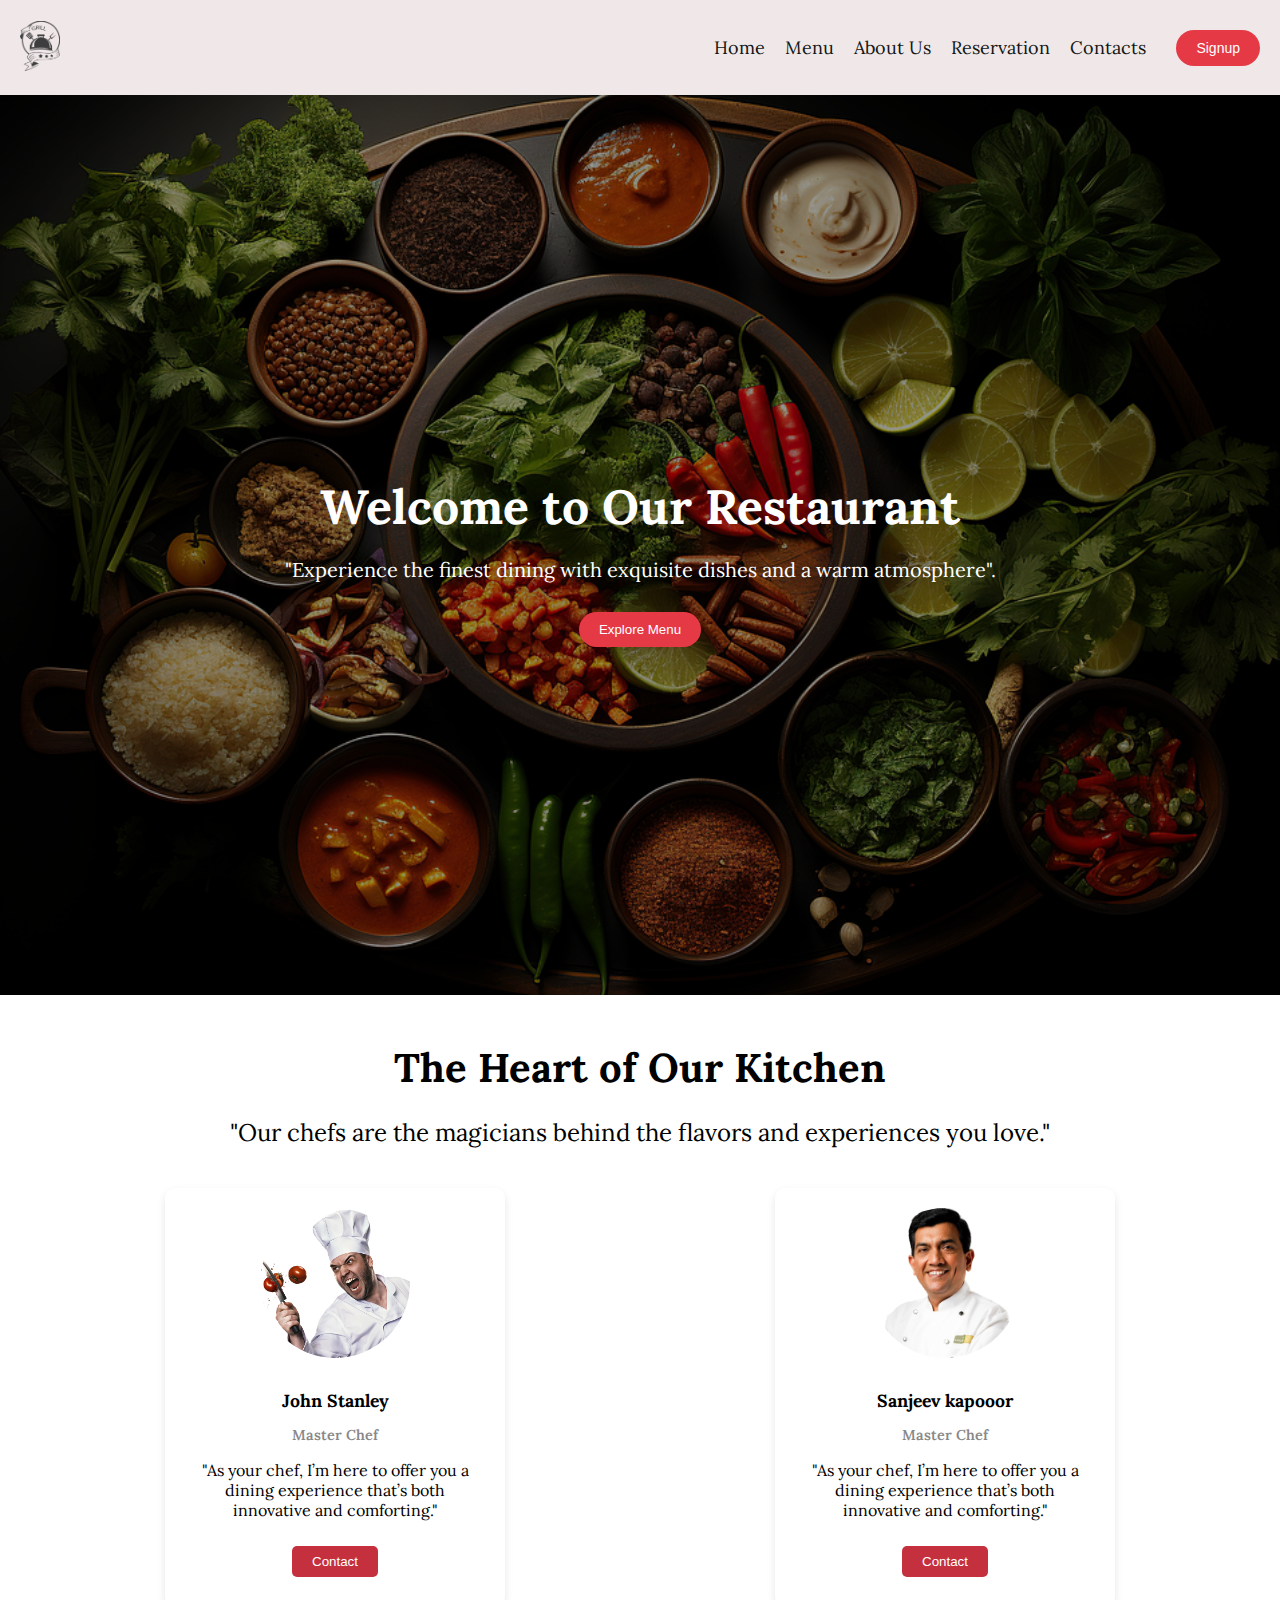
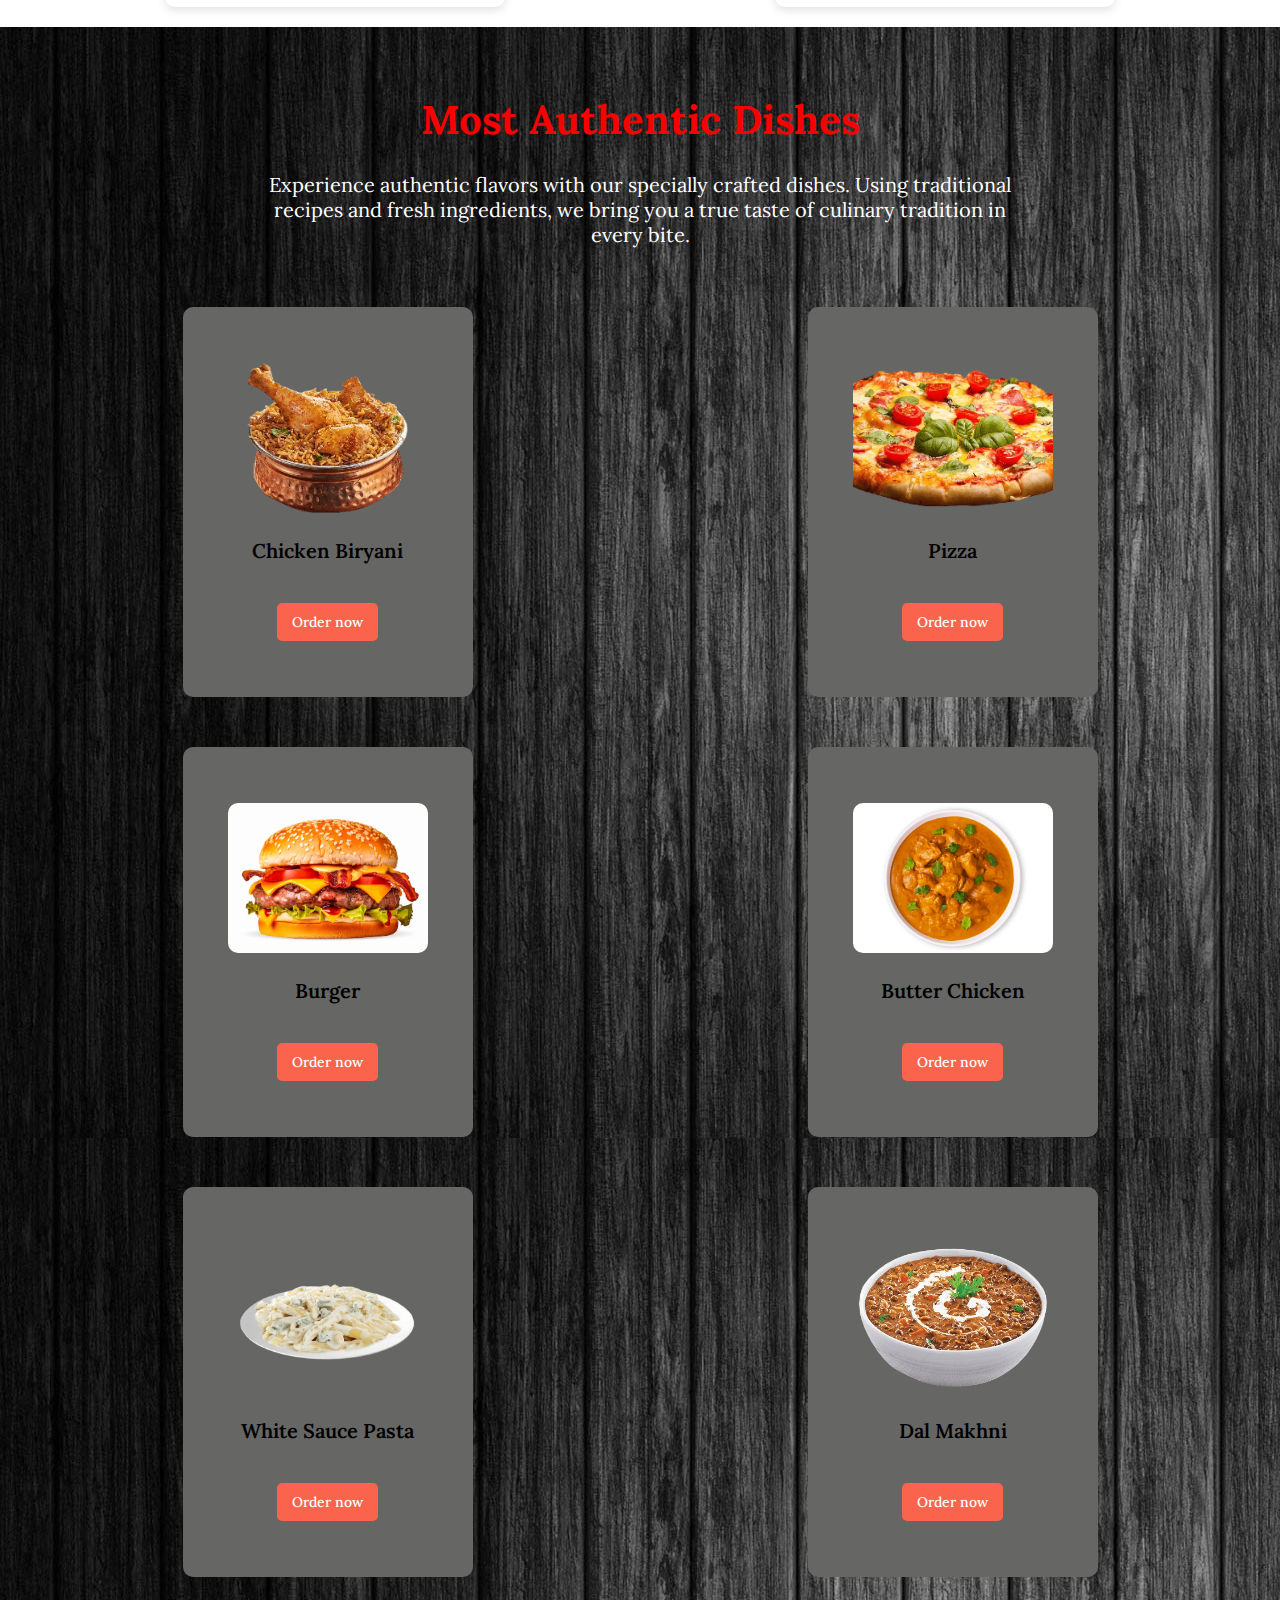
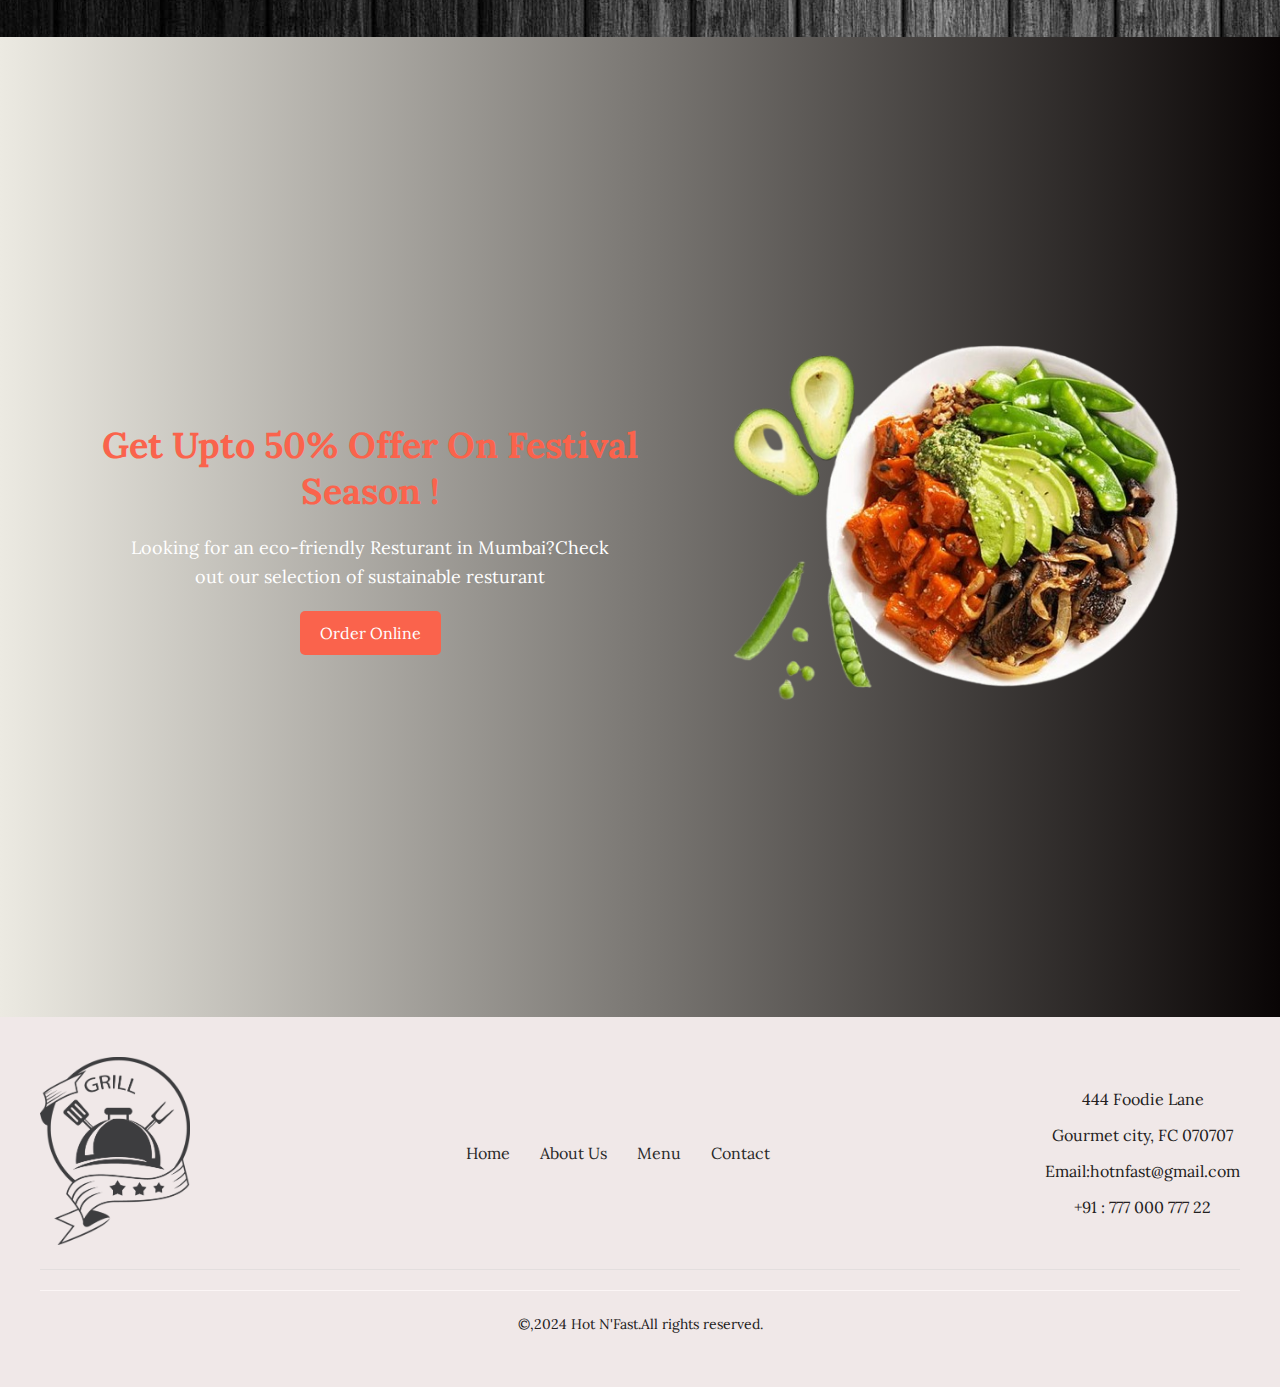
<file: index.html>
<!DOCTYPE html>
<html lang="en">
<head>
    <meta charset="UTF-8">
    <meta name="viewport" content="width=device-width, initial-scale=1.0">
    <title>Resturant website</title>
    <link rel="stylesheet" href="style.css">
    <link rel="preconnect" href="https://fonts.googleapis.com">
    <link rel="preconnect" href="https://fonts.gstatic.com" crossorigin>
    <link href="https://fonts.googleapis.com/css2?family=Lora:wght@400;700&display=swap" rel="stylesheet">

</head>
<body>
    <header class="main-header">
        <div class="logo">
            <img src="images/logo.png" alt="Restaurant-logo">
        </div>
        <nav class="main-nav">
            <ul class="nav-list">
                <li class="nav-item"><a href="index.html" class="nav-link">Home</a></li>
                <li class="nav-item"><a href="menu.html" class="nav-link">Menu</a></li>
                <li class="nav-item"><a href="about.html" class="nav-link">About Us</a></li>
                <li class="nav-item"><a href="reservation.html" class="nav-link">Reservation</a></li>
                <li class="nav-item"><a href="contacts.html" class="nav-link">Contacts</a></li>
            </ul>
        </nav>
        <a href="signup.html"><button class="signup-bttn">Signup</button></a>
        <button class="toggle-button" id="toggleButton">☰</button>
    </header>
    
    <div class="hero-section">
        <div class="hero-content">
            <h1>Welcome to Our Restaurant</h1>
            <p>"Experience the finest dining with exquisite dishes and a warm atmosphere".</p>
            <a href="menu.html"><button class="btn">Explore Menu</button></a>
        </div>
    </div>
    <div class="card-container">
        <div class="intro">
            <h1>The Heart of Our Kitchen</h1>
            <p>"Our chefs are the magicians behind the flavors and experiences you love."</p>
        </div>
        <div class="card-content">
            <div class="card card-one">  
                <img src="images/chef1.png" alt="chef1">
                <h1>John Stanley</h1>
                <p class="title">Master Chef</p>
                <p>"As your chef, I’m here to offer you a dining experience that’s both innovative and comforting."</p>
                <p><button>Contact</button></p>
            </div>
            <div class="card card-two">
                <img src="images/chef3.png" alt="chef3">
                <h1>Sanjeev kapooor</h1>
                <p class="title">Master Chef</p>
                <p>"As your chef, I’m here to offer you a dining experience that’s both innovative and comforting."</p>
                <p><button>Contact</button></p>
            </div>
        </div>
    </div>
    
    <div class="authentic-dishes">  
        <h1>Most Authentic Dishes</h1>
        <p>Experience authentic flavors with our specially crafted dishes. Using traditional recipes and fresh ingredients, we bring you a true taste of culinary tradition in every bite.</p> 
        <div class="dishes">
            <div class="dish-card">
                <img src="images/biryani.png" alt="Dish1" />
                <h3>Chicken Biryani</h3>
                <button>Order now</button>
            </div>
            <div class="dish-card">
                <img src="images/pizza.png" alt="Dish2" />
                <h3>Pizza</h3>
                <button>Order now</button>
            </div>
            <div class="dish-card">
                <img src="images/Burger.png" alt="Dish3" />         
                <h3>Burger</h3>
                <button>Order now</button>
            </div>
            <div class="dish-card">
                <img src="images/butterchicken.png" alt="Dish4" />
                <h3>Butter Chicken  </h3>
                <button>Order now</button>
            </div>
            <div class="dish-card">
                <img src="images/white.png" alt="Dish5" />
                <h3>White Sauce Pasta</h3>
                <button>Order now</button>
            </div>
            <div class="dish-card">
                <img src="images/dal.png" alt="Dish6" />
                <h3>Dal Makhni</h3>
                <button>Order now</button>
            </div>
             
        </div> 
    </div>
    <div class="offer">
        <div class="offer-festive">
            <h1>Get Upto <span>50%</span> Offer On Festival Season !</h1>
            <p>Looking for an eco-friendly Resturant in Mumbai?Check out our selection of sustainable resturant</p>
            <button>Order Online</button>
        </div>
        <div class="offer-image">
            <img src="images/offer (2).png" alt="offer-dish" >
        </div>

    </div>
    <div class="footer">
        <div class="footer-content">    
            <div class="top">
                <div class="footer-logo">
                    <img src="images/logo.png" alt="" srcset="">
                </div>
                <ul class="footer-nav">
                    <li><a href="#home">Home</a></li>
                    <li><a href="#about">About Us</a></li>
                    <li><a href="#menu">Menu</a></li>
                    <li><a href="#contact">Contact</a></li>
                </ul>
                <div class="footer-contact">
                    <p>444 Foodie Lane</p>
                    <p>Gourmet city, FC 070707</p>
                    <p>Email:hotnfast@gmail.com</p>
                    <p>+91 : 777 000 777 22</p>
                </div>
            </div>  
            <div class="footer-bottom">
                <p>&copy,2024 Hot N'Fast.All rights reserved.</p>
            </div>
        </div>
    </div>
    <script src="script.js"></script>


</body>
</html>
</file>
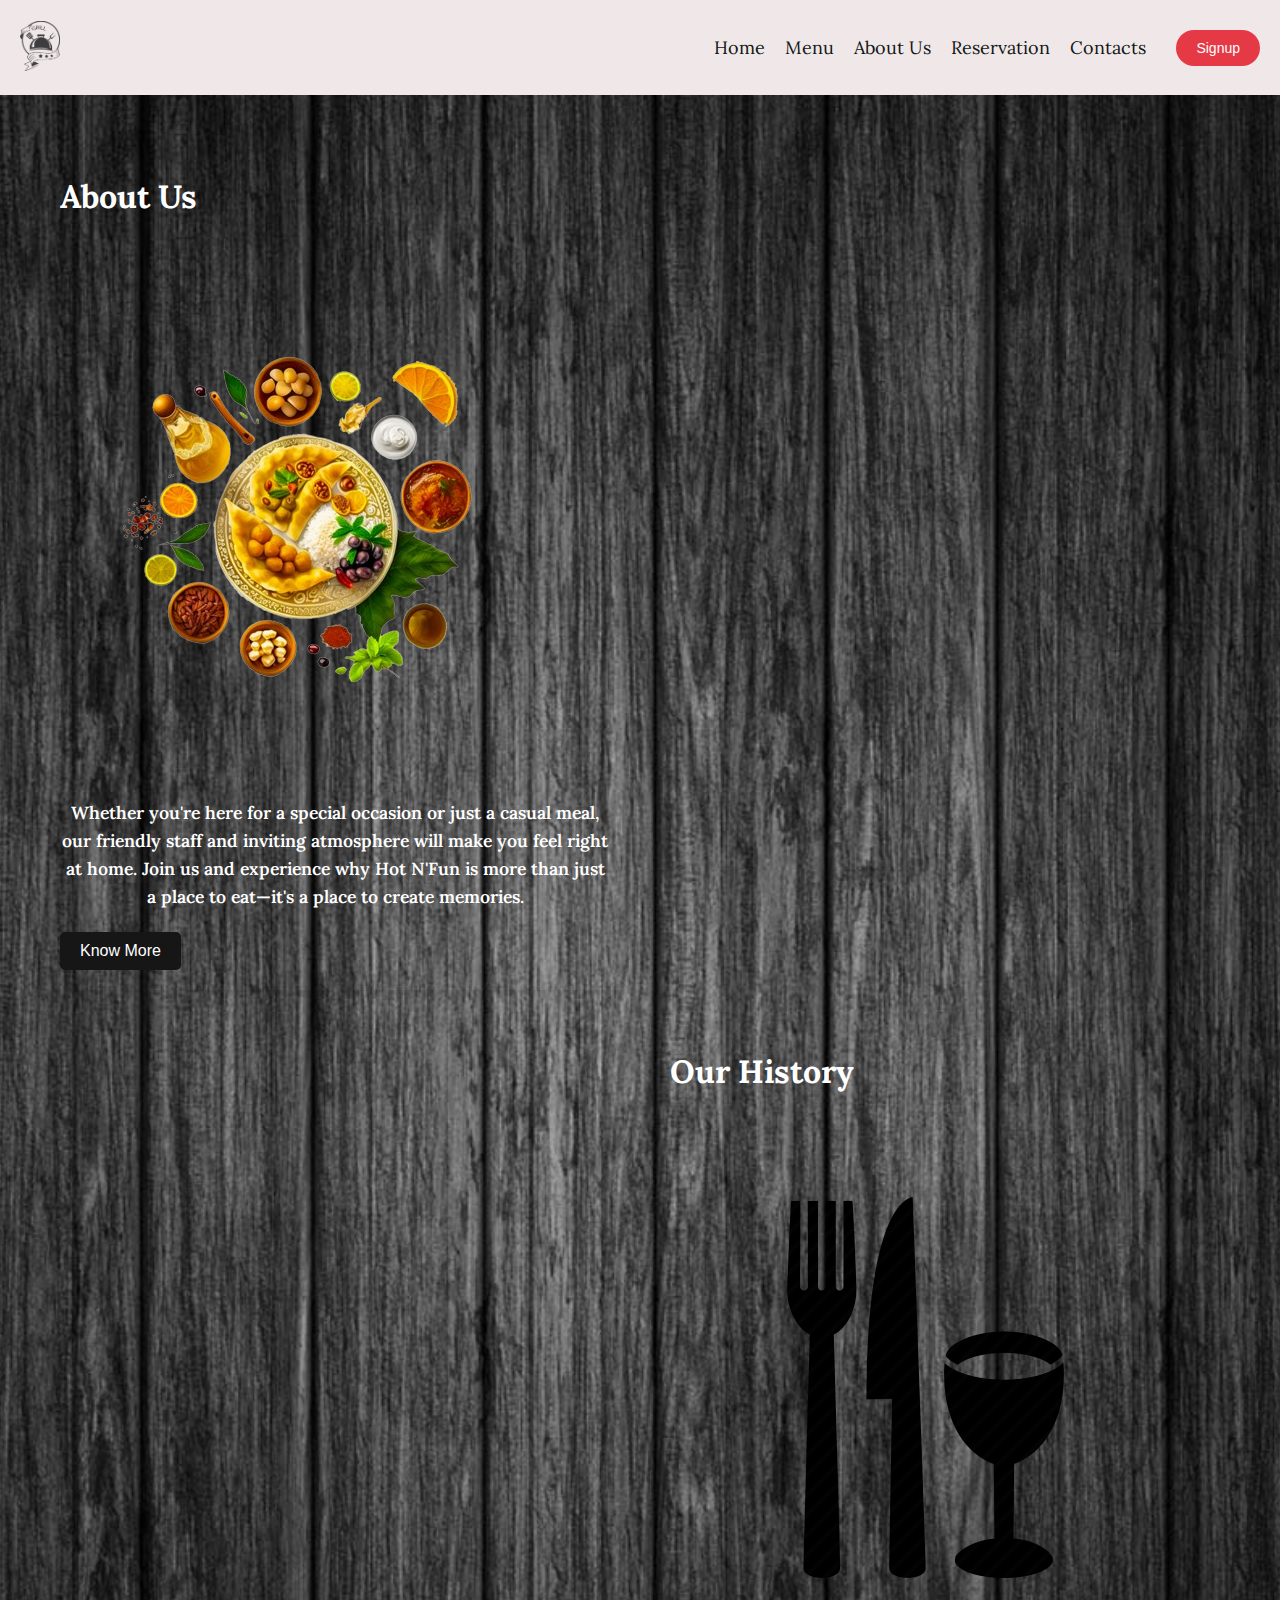
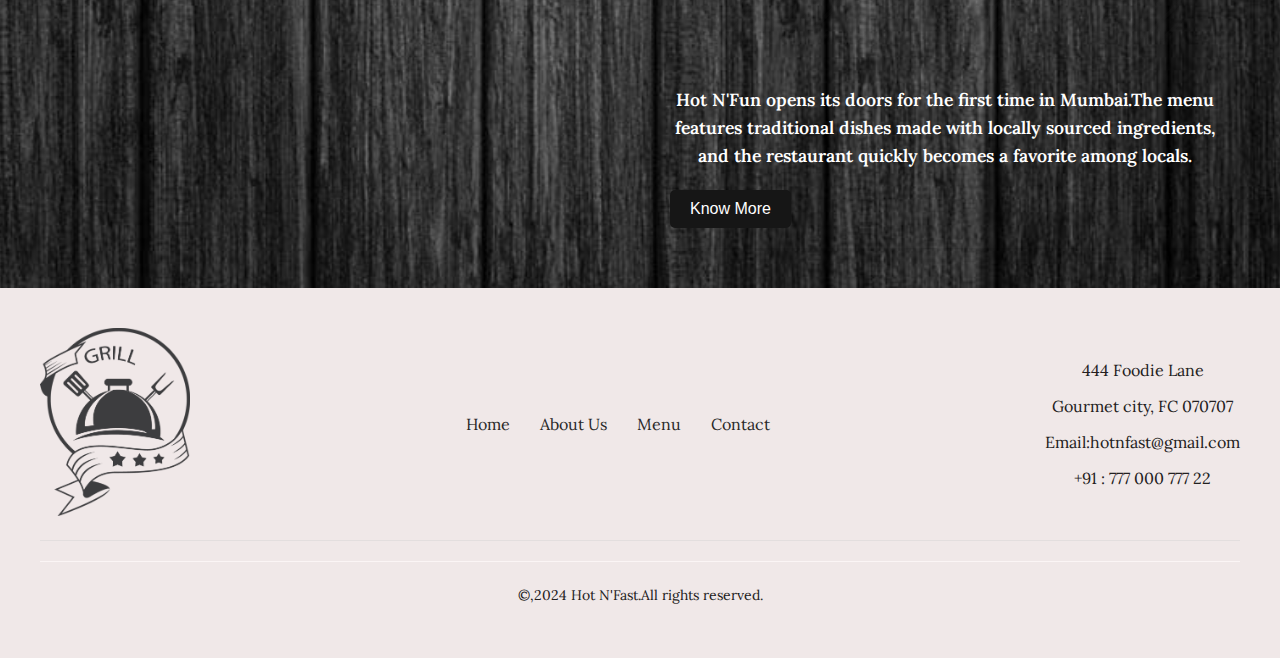
<file: about.html>
<!DOCTYPE html>
<html lang="en">
<head>
    <meta charset="UTF-8">
    <meta name="viewport" content="width=device-width, initial-scale=1.0">
    <title>About Us - Restaurant</title>
    <link rel="stylesheet" href="style.css">
    <link rel="preconnect" href="https://fonts.googleapis.com">
    <link rel="preconnect" href="https://fonts.gstatic.com" crossorigin>
    <link href="https://fonts.googleapis.com/css2?family=Lora:wght@400;700&display=swap" rel="stylesheet">
</head>
<body>
    <header class="main-header">
        <div class="logo">
            <img src="images/logo.png" alt="Restaurant-logo">
        </div>
        <nav class="main-nav">
            <ul class="nav-list">
                <li class="nav-item"><a href="index.html" class="nav-link">Home</a></li>
                <li class="nav-item"><a href="menu.html" class="nav-link">Menu</a></li>
                <li class="nav-item"><a href="about.html" class="nav-link">About Us</a></li>
                <li class="nav-item"><a href="reservation.html" class="nav-link">Reservation</a></li>
                <li class="nav-item"><a href="contacts.html" class="nav-link">Contacts</a></li>
            </ul>
        </nav>
        <a href="signup.html"><button class="signup-bttn">Signup</button></a>
        <button class="toggle-button" id="toggleButton">☰</button> 
    </header>
    
    <div class="about-us">
        <div class="about-content">
            <h1>About Us</h1>
            <img src="images/about-removebg-preview.png" alt="about-dish">
            <p>Whether you're here for a special occasion or just a casual meal, our friendly staff and inviting atmosphere will make you feel right at home. Join us and experience why Hot N'Fun is more than just a place to eat—it's a place to create memories.</p>
            <button>Know More</button>
        </div>
        <div class="about-history">
            <h1>Our History</h1>
            <img src="images/restaurant-icon-png-4890.png"alt="resturant">
            <p>Hot N'Fun opens its doors for the first time in Mumbai.The menu features traditional dishes made with locally sourced ingredients, and the restaurant quickly becomes a favorite among locals.</p>
            <button>Know More</button>
        </div>
    </div>

    <div class="footer">
        <div class="footer-content">    
            <div class="top">
                <div class="footer-logo">
                    <img src="images/logo.png" alt="" srcset="">
                </div>
                <ul class="footer-nav">
                    <li><a href="#home">Home</a></li>
                    <li><a href="#about">About Us</a></li>
                    <li><a href="#menu">Menu</a></li>
                    <li><a href="#contact">Contact</a></li>
                </ul>
                <div class="footer-contact">
                    <p>444 Foodie Lane</p>
                    <p>Gourmet city, FC 070707</p>
                    <p>Email:hotnfast@gmail.com</p>
                    <p>+91 : 777 000 777 22</p>
                </div>
            </div>  
            <div class="footer-bottom">
                <p>&copy,2024 Hot N'Fast.All rights reserved.</p>
            </div>
        </div>
    </div>

    <script src="script.js"></script>
</body>
</html>
</file>
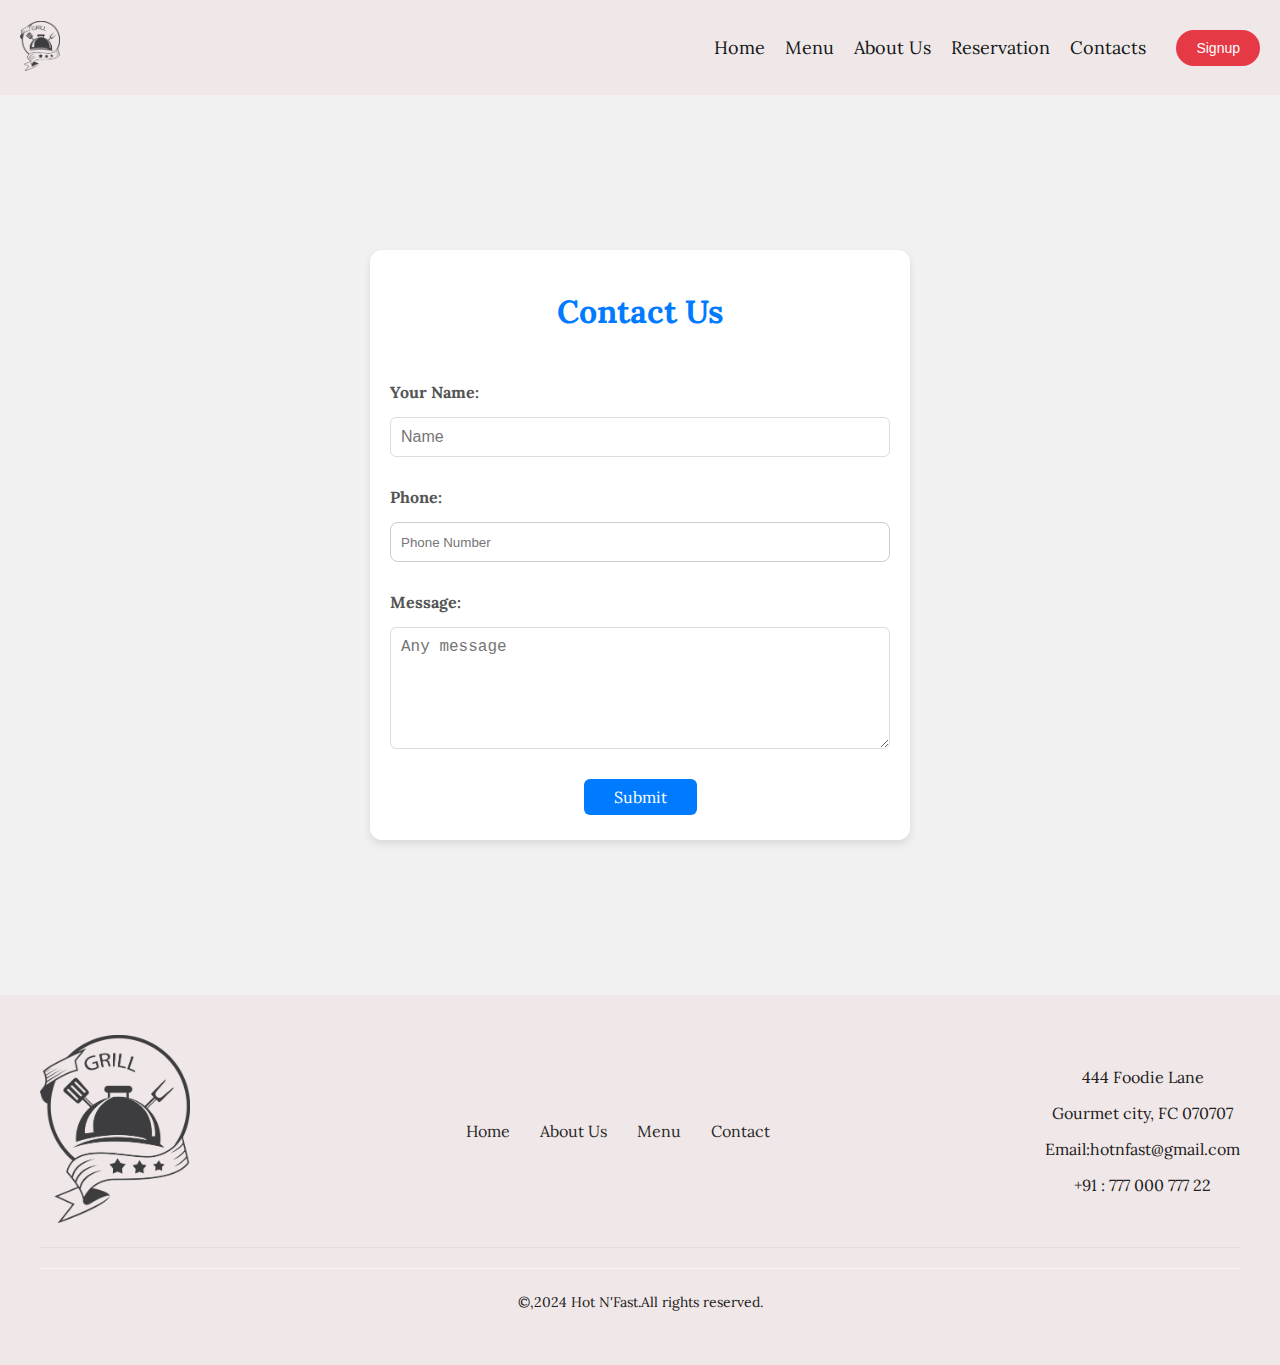
<file: contacts.html>
<!DOCTYPE html>
<html lang="en">
<head>
    <meta charset="UTF-8">
    <meta name="viewport" content="width=device-width, initial-scale=1.0">
    <title>Contacts</title>
    <link rel="stylesheet" href="style.css">
    <link rel="preconnect" href="https://fonts.googleapis.com">
    <link rel="preconnect" href="https://fonts.gstatic.com" crossorigin>
    <link href="https://fonts.googleapis.com/css2?family=Lora:wght@400;700&display=swap" rel="stylesheet">

</head>
<body>
    <header class="main-header">
        <div class="logo">
            <img src="images/logo.png" alt="Resturant-logo">
        </div>
        <nav class="main-nav">
            <ul class="nav-list">
                <li class="nav-item"><a href="index.html" class="nav-link">Home</a></li>
                <li class="nav-item"><a href="menu.html" class="nav-link">Menu</a></li>
                <li class="nav-item"><a href="about.html" class="nav-link">About Us</a></li>
                <li class="nav-item"><a href="reservation.html" class="nav-link">Reservation</a></li>
                <li class="nav-item"><a href="contacts.html" class="nav-link">Contacts</a></li>
            </ul>
        </nav>
        <a href="signup.html"><button class="signup-bttn">Signup</button></a>
        <button class="toggle-button" id="toggleButton">☰</button>
    </header>
    <div class="contact-content">
        <div class="contact-container">
            <div class="contact-us">
                <h1>Contact Us</h1>
            </div>
                <form class="contact-form">
                    <label for="name">Your Name:</label>
                    <input type="text" id="contact-name" placeholder="Name">
        
                    <label for="phone">Phone:</label>
                    <input type="tel" id="phone" placeholder="Phone Number">
        
                    <label for="message">Message:</label>
                    <textarea id="message" placeholder="Any message"></textarea>
                   
                    <div class="contact-submit">
                        <button class="contact-btn" type="submit">Submit</button>

                    </div>
                </form>
        </div>
    </div>


    <div class="footer">
        <div class="footer-content">    
            <div class="top">
                <div class="footer-logo">
                    <img src="images/logo.png" alt="" srcset="">
                </div>
                <ul class="footer-nav">
                    <li><a href="#home">Home</a></li>
                    <li><a href="#about">About Us</a></li>
                    <li><a href="#menu">Menu</a></li>
                    <li><a href="#contact">Contact</a></li>
                </ul>
                <div class="footer-contact">
                    <p>444 Foodie Lane</p>
                    <p>Gourmet city, FC 070707</p>
                    <p>Email:hotnfast@gmail.com</p>
                    <p>+91 : 777 000 777 22</p>
                </div>
            </div>  
            <div class="footer-bottom">
                <p>&copy,2024 Hot N'Fast.All rights reserved.</p>
            </div>
        </div>
    </div>

    <script src="script.js"></script>
    
</body>
</html>
</file>
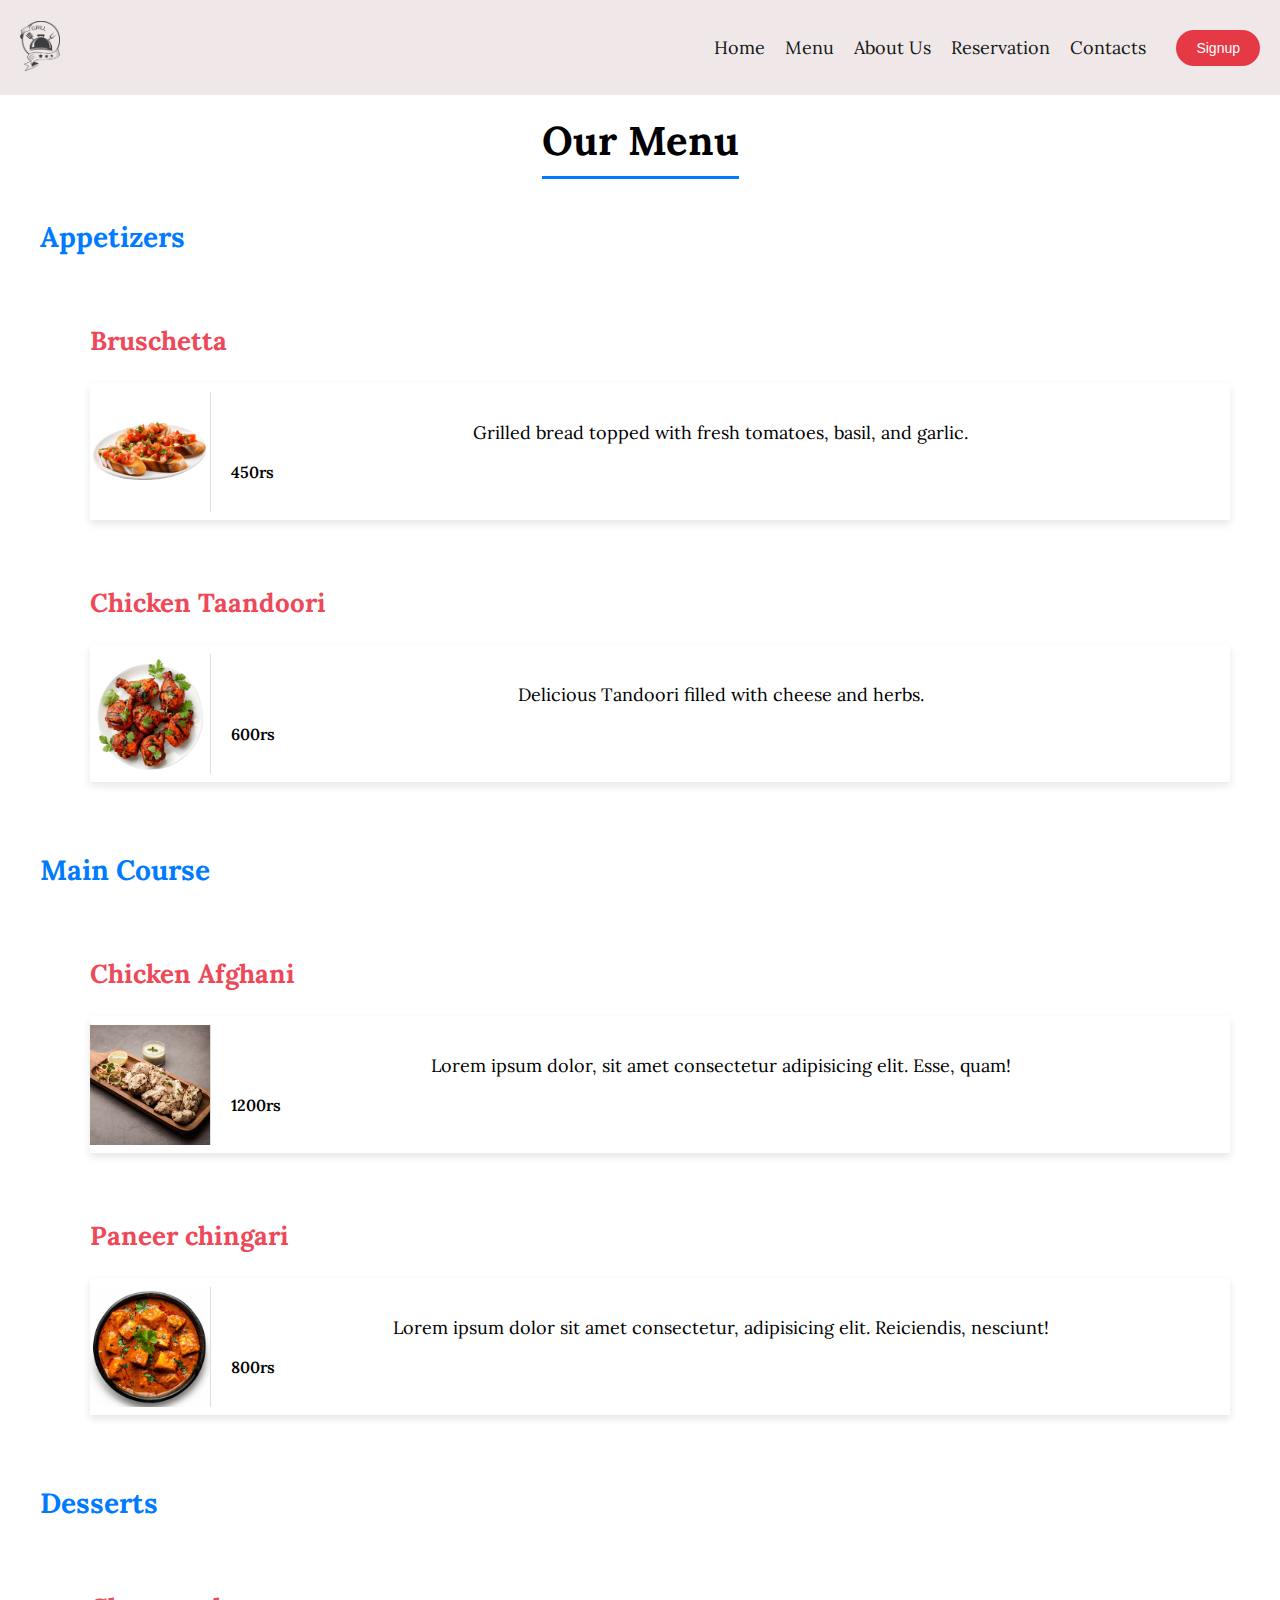
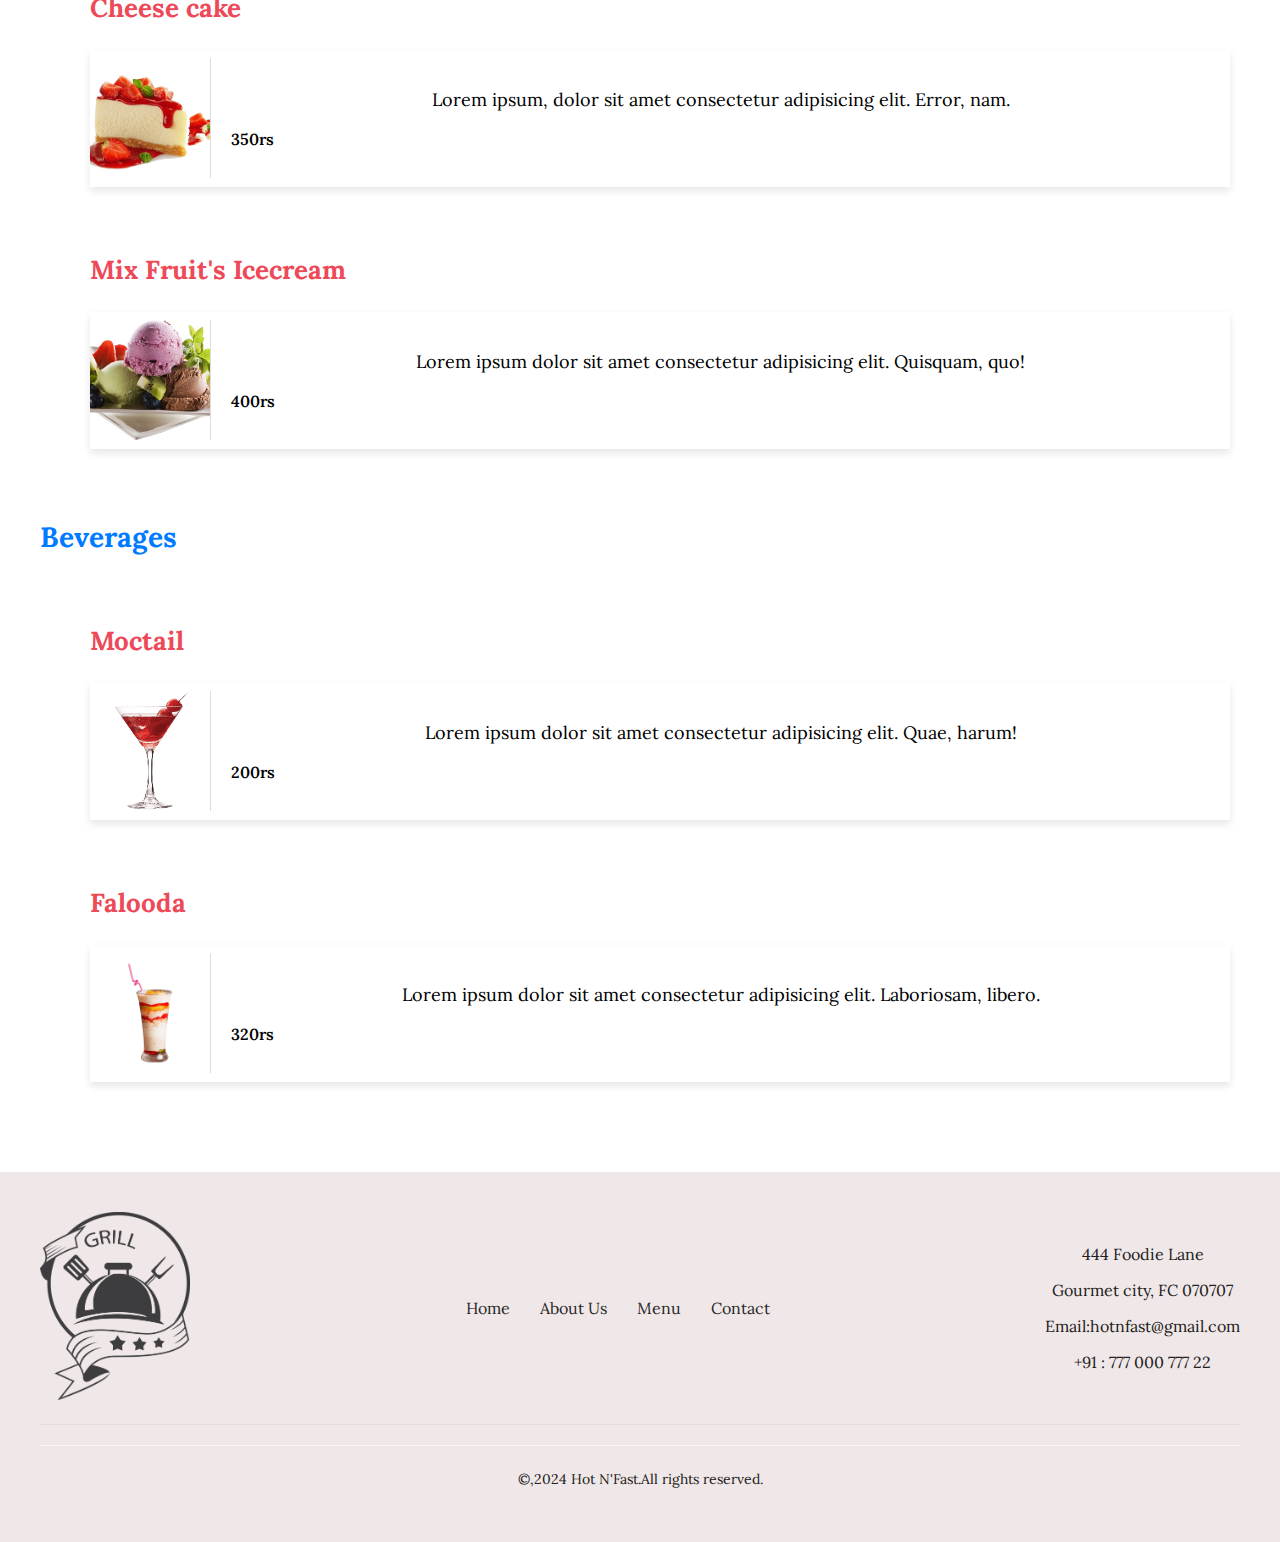
<file: menu.html>
<!DOCTYPE html>
<html lang="en">
<head>
    <meta charset="UTF-8">
    <meta name="viewport" content="width=device-width, initial-scale=1.0">
    <title>Menu - Restaurant</title>
    <link rel="stylesheet" href="style.css">
    <link rel="preconnect" href="https://fonts.googleapis.com">
    <link rel="preconnect" href="https://fonts.gstatic.com" crossorigin>
    <link href="https://fonts.googleapis.com/css2?family=Lora:wght@400;700&display=swap" rel="stylesheet">

</head>
<body>
    <header class="main-header">
        <div class="logo">
            <img src="images/logo.png" alt="Restaurant-logo">
        </div>
        <nav class="main-nav">
            <ul class="nav-list">
                <li class="nav-item"><a href="index.html" class="nav-link">Home</a></li>
                <li class="nav-item"><a href="menu.html" class="nav-link">Menu</a></li>
                <li class="nav-item"><a href="about.html" class="nav-link">About Us</a></li>
                <li class="nav-item"><a href="reservation.html" class="nav-link">Reservation</a></li>
                <li class="nav-item"><a href="contacts.html" class="nav-link">Contacts</a></li>
            </ul>
        </nav>
        <a href="signup.html"><button class="signup-bttn">Signup</button></a>
        <button class="toggle-button" id="toggleButton">☰</button>
    </header>
    

    <div class="menu-page">
        <div class="menu-heading">
            <h1>Our Menu</h1>
        </div>
        <section class="menu-category">
            <h2>Appetizers</h2>
            <ul>
                <li>
                    <h3>Bruschetta</h3>
                    <div class="menu-item"> 
                        <img src="images/bruschetta.png" alt="bruschetta">
                        <div class="menu-item-details">
                            <p>Grilled bread topped with fresh tomatoes, basil, and garlic.</p>
                            <span>450rs</span>
                        </div>
                    </div>
                </li>
                <li>
                    <h3>Chicken Taandoori</h3>
                    <div class="menu-item">
                        <img src="images/tandoori.png" alt="tandoori">
                        <div class="menu-item-details">
                            <p>Delicious Tandoori filled with cheese and herbs.</p>
                            <span>600rs</span>
                        </div>
                    </div>
                </li>
            </ul>
        </section>
        <section class="menu-category">
            <h2>Main Course</h2>
            <ul>
                <li>
                    <h3>Chicken Afghani</h3>
                    <div class="menu-item">
                        <img src="images/afghani.png" alt="afghani">
                        <div class="menu-item-details">
                            <p>Lorem ipsum dolor, sit amet consectetur adipisicing elit. Esse, quam!</p>
                            <span>1200rs</span>
                        </div>
                    </div>
                </li>
                <li>
                    <h3>Paneer chingari</h3>
                    <div class="menu-item">
                        <img src="images/paneer.png" alt="paneer">
                        <div class="menu-item-details">
                            <p>Lorem ipsum dolor sit amet consectetur, adipisicing elit. Reiciendis, nesciunt!</p>
                            <span>800rs</span>
                        </div>
                    </div>
                </li>
            </ul>
        </section>
        <section class="menu-category">
            <h2>Desserts</h2>
            <ul>
                <li>
                    <h3>Cheese cake</h3>
                    <div class="menu-item">
                        <img src="images/cake (2).png" alt="cake">
                        <div class="menu-item-details">
                            <p>Lorem ipsum, dolor sit amet consectetur adipisicing elit. Error, nam.</p>
                            <span>350rs</span>
                        </div>
                    </div>
                </li>
                <li>
                    <h3>Mix Fruit's Icecream</h3>
                    <div class="menu-item">
                        <img src="images/mix.png" alt="icecream">
                        <div class="menu-item-details">
                            <p>Lorem ipsum dolor sit amet consectetur adipisicing elit. Quisquam, quo!</p>
                            <span>400rs</span>
                        </div>
                    </div>  
                </li>
            </ul>
        </section>
        <section class="menu-category">
            <h2>Beverages</h2>
            <ul>
                <li>
                    <h3>Moctail</h3>
                    <div class="menu-item">
                        <img src="images/mocktail.png" alt="Moctail">
                        <div class="menu-item-details">
                            <p>Lorem ipsum dolor sit amet consectetur adipisicing elit. Quae, harum!</p>
                            <span>200rs</span>
                        </div>
                    </div>
                </li>
                <li>
                    <h3>Falooda</h3>
                    <div class="menu-item">
                        <img src="images/falooda.png" alt="Falooda">
                        <div class="menu-item-details">
                            <p>Lorem ipsum dolor sit amet consectetur adipisicing elit. Laboriosam, libero.</p>
                            <span>320rs</span>  
                        </div>
                    </div>
                </li>
            </ul>
        </section>

    </div>

    <div class="footer">
        <div class="footer-content">    
            <div class="top">
                <div class="footer-logo">
                    <img src="images/logo.png" alt="" srcset="">
                </div>
                <ul class="footer-nav">
                    <li><a href="#home">Home</a></li>
                    <li><a href="#about">About Us</a></li>
                    <li><a href="#menu">Menu</a></li>
                    <li><a href="#contact">Contact</a></li>
                </ul>
                <div class="footer-contact">
                    <p>444 Foodie Lane</p>
                    <p>Gourmet city, FC 070707</p>
                    <p>Email:hotnfast@gmail.com</p>
                    <p>+91 : 777 000 777 22</p>
                </div>
            </div>  
            <div class="footer-bottom">
                <p>&copy,2024 Hot N'Fast.All rights reserved.</p>
            </div>
        </div>
    </div>
    <script src="script.js"></script>

</body>
</html>
</file>
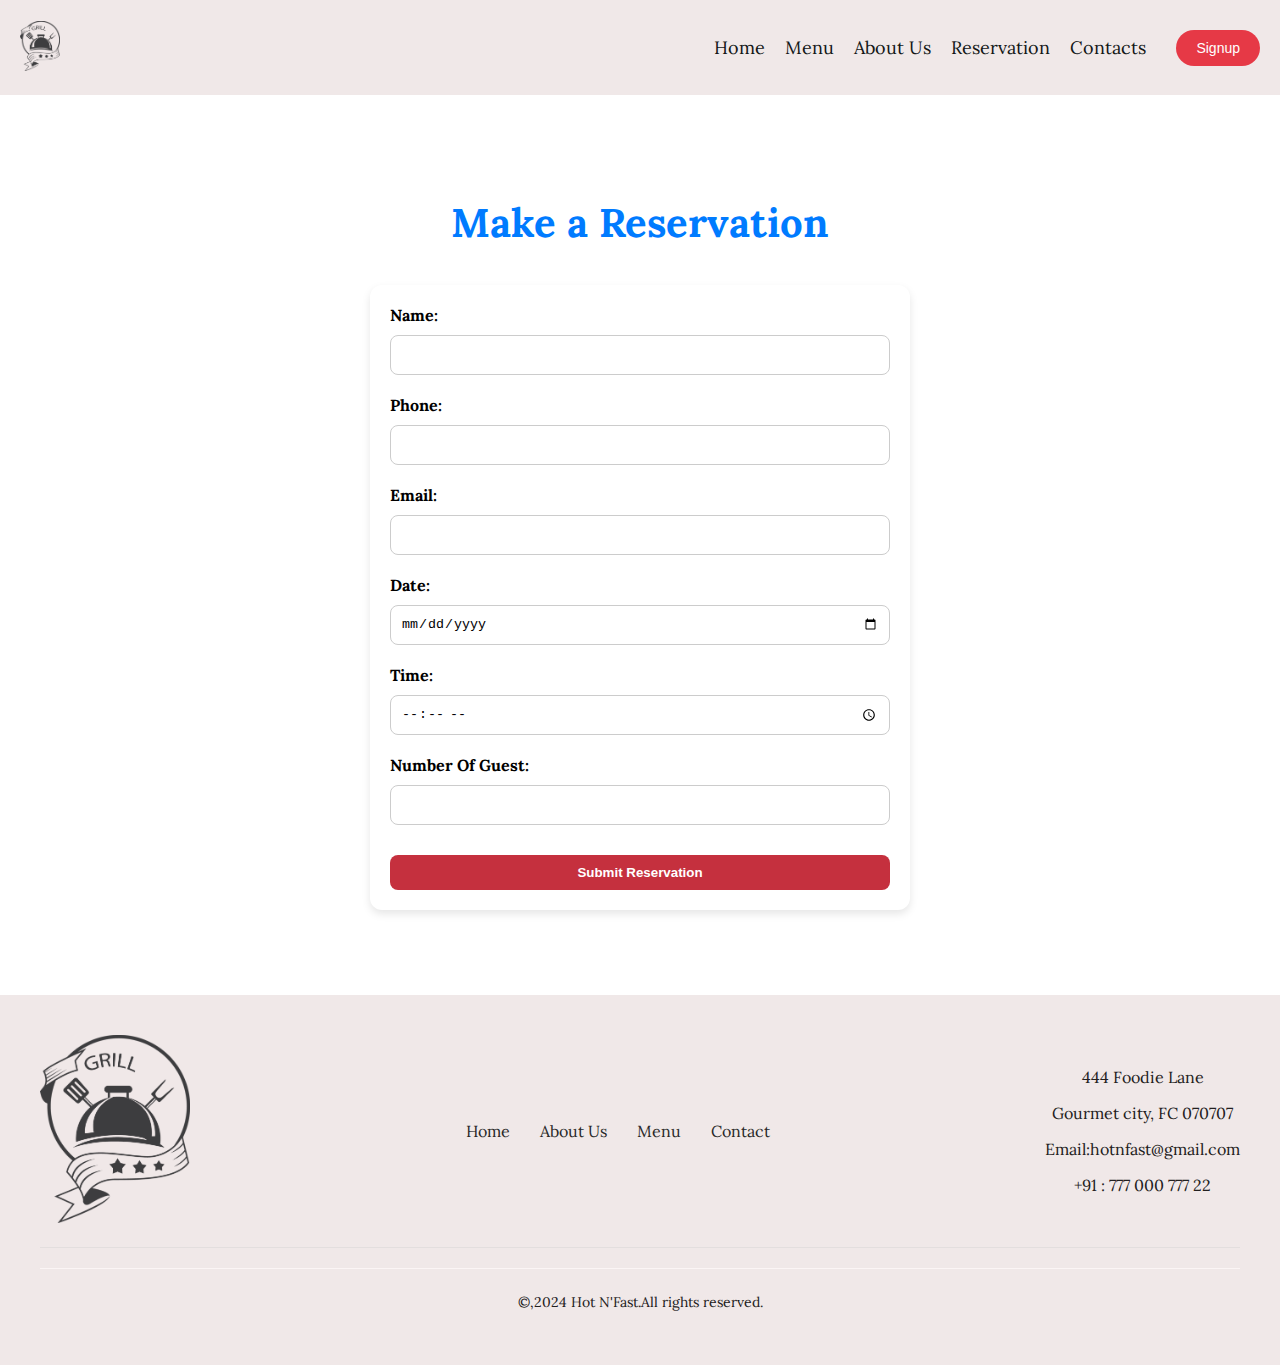
<file: reservation.html>
<!DOCTYPE html>
<html lang="en">
<head>
    <meta charset="UTF-8">
    <meta name="viewport" content="width=device-width, initial-scale=1.0">
    <title>Reservation</title>
    <link rel="stylesheet" href="style.css">
    <link rel="preconnect" href="https://fonts.googleapis.com">
    <link rel="preconnect" href="https://fonts.gstatic.com" crossorigin>
    <link href="https://fonts.googleapis.com/css2?family=Lora:wght@400;700&display=swap" rel="stylesheet">
    
</head>
<body>
    <header class="main-header">
        <div class="logo">
            <img src="images/logo.png" alt="Resturant-logo">
        </div>
        <nav class="main-nav">
            <ul class="nav-list">
                <li class="nav-item"><a href="index.html" class="nav-link">Home</a></li>
                <li class="nav-item"><a href="menu.html" class="nav-link">Menu</a></li>
                <li class="nav-item"><a href="about.html" class="nav-link">About Us</a></li>
                <li class="nav-item"><a href="reservation.html" class="nav-link">Reservation</a></li>
                <li class="nav-item"><a href="contacts.html" class="nav-link">Contacts</a></li>
            </ul>
        </nav>
        <a href="signup.html"><button class="signup-bttn">Signup</button></a>
        <button class="toggle-button" id="toggleButton">☰</button>
    </header>

    <main>
        <div class="reserve-heading">
            <h1>Make a Reservation</h1>
        </div>
        <form id="reservation-form">
            <label for="name">Name:</label>
            <input type="text" id="name" name="name" required>

            <label for="phone">Phone:</label>
            <input type="tel" id="phone" name="phone" required>

            <label for="email">Email:</label>
            <input type="email" id="email" name="email" required>

            <label for="date">Date:</label>
            <input type="date" id="date" name="date" required>

            <label for="time">Time:</label>
            <input type="time" id="time" name="time" required>

            <label for="guest">Number Of Guest:</label>
            <input type="number" id="guest" name="guest" required>

            <button class="submit-btn" type="button">Submit Reservation</button>
            
        </form>
    </main>


    <div class="footer">
        <div class="footer-content">    
            <div class="top">
                <div class="footer-logo">
                    <img src="images/logo.png" alt="" srcset="">
                </div>
                <ul class="footer-nav">
                    <li><a href="#home">Home</a></li>
                    <li><a href="#about">About Us</a></li>
                    <li><a href="#menu">Menu</a></li>
                    <li><a href="#contact">Contact</a></li>
                </ul>
                <div class="footer-contact">
                    <p>444 Foodie Lane</p>
                    <p>Gourmet city, FC 070707</p>
                    <p>Email:hotnfast@gmail.com</p>
                    <p>+91 : 777 000 777 22</p>
                </div>
            </div>  
            <div class="footer-bottom">
                <p>&copy,2024 Hot N'Fast.All rights reserved.</p>
            </div>
        </div>
    </div>
    <script src="script.js"></script>
</body>
</html>
</file>
<file: style.css>
html{
    scroll-behavior: smooth;
}
body {
    margin: 0;
    padding: 0;
    box-sizing: border-box;
    font-family: 'Lora', serif;
}

/* General Header Styling */
.main-header {
    display: flex;
    justify-content: space-between;
    align-items: center;
    background-color: #f0e8e8;
    padding: 20px;
}

.logo img {
    height: 50px;
}

.main-nav {
    flex-grow: 1;
    text-align: right;
}

.nav-list {
    display: flex; /* Display items in a row by default */
    justify-content: flex-end;
    align-items: center;
    list-style: none;
    gap: 20px;
}

.nav-link {
    color: rgb(19, 23, 23);
    text-decoration: none;
    font-size: 18px;
    transition: color 0.3s ease;
    white-space: nowrap;
}

.nav-link:hover {
    color: #e63946;
}

.signup-bttn {
    padding: 10px 20px;
    border-radius: 20px;
    border: none;
    background-color: #e63946;
    color: white;
    font-size: 14px;
    cursor: pointer;
    transition: background-color 0.3s ease;
    margin-left: 30px;
}

/* Hover effect for Signup Button */
.signup-bttn:hover {
    background-color: #c5303e;
}

/* Toggle Button */
.toggle-button {
    display: none; /* Hidden by default */
    background-color: #e63946;
    color: white;
    border: none;
    border-radius: 5px;
    padding: 10px;
    cursor: pointer;
}

.main-header {
    display: flex;
    justify-content: space-between;
    align-items: center;
    background-color: #f0e8e8;
    padding: 20px;
}

.logo img {
    height: 50px;
}

.main-nav {
    flex-grow: 1;
    text-align: right;
}

.nav-list {
    display: flex;
    justify-content: flex-end;
    align-items: center;
    list-style: none;
    gap: 20px;
}
.nav-list.active {
    display: flex;
}


.nav-link {
    color: rgb(19, 23, 23);
    text-decoration: none;
    font-size: 18px;
    transition: color 0.3s ease;
    white-space: nowrap;
}

.nav-link:hover {
    color: #e63946;
}

.signup-bttn {
    padding: 10px 20px;
    border-radius: 20px;
    border: none;
    background-color: #e63946;
    color: white;
    font-size: 14px;
    cursor: pointer;
    transition: background-color 0.3s ease;
    margin-left: 30px;
}

.signup-bttn:hover {
    background-color: #c5303e;
}

.toggle-button {
    display: none;
    background-color: #e63946;
    color: white;
    border: none;
    border-radius: 5px;
    padding: 10px;
    cursor: pointer;
}

@media (max-width: 768px) {
    .main-header {
        flex-direction: row;
        align-items: center;
        height: auto;
        padding: 10px 20px;
    }

    .logo {
        margin-bottom: 0;
    }

    .nav-list {
        display: flex;
        width: 100%;
        text-align: center;
    }

    .nav-item {
        margin: 0;
    }

    .toggle-button {
        display: block;
        margin-left: 10px;
    }
}

@media (max-width: 450px) {
    .main-header {
        padding: 10px 15px;
        justify-content: space-between;
    }

    .logo img {
        max-height: 40px;
    }

    .nav-list {
        display: none;
        flex-direction: column;
        width: 100%;
        text-align: center;
    }

    .nav-list.active {
        display: flex;
    }

    .nav-link {
        font-size: 14px;
        padding: 5px 0;
    }

    .nav-item {
        margin: 5px 0;
    }

    .signup-bttn {
        padding: 8px 16px;
        font-size: 12px;
    }

    .toggle-button {
        padding: 8px;
        font-size: 16px;
    }
}









/* ----------------------------------------------------------------- */
.card-container{
    width: 100%;
    max-width: 1200px;
    margin: 0 auto;
    padding: 20px;
}

.intro{
    text-align: center;
    margin-bottom: 40px;
}
.intro h1{
    font-size: 2.5em;
    margin-bottom: 20px;
}
.intro p{
    font-size: 1.5rem;
    margin-bottom: 10px;
}

.card-content{
    display: flex;
    justify-content: space-around;
    gap: 20px;
    flex-wrap: wrap;
}

.card{
    background-color:#fff;
    border-radius: 10px;
    box-shadow: 0px 4px 8px rgba(0,0,0,0.1);
    width: 100%;
    max-width: 300px;
    text-align: center;
    padding: 20px;
    transition: transform 0.3s ease;
    
}
.card img{
    border-radius: 50%;
    width: 150px;
    height: 150px;
    object-fit: cover;
    margin-bottom: 15px;
}

.card h1{
    font-size: 1.1em;
    margin-bottom:10px;
}

.card .title {
    font-size: 0.9em;
    font-weight: 600;
    color: #888;
    margin-bottom: 10px;

}  
.card p{
    font-size: 1em;
    font-weight: 400;
    margin-bottom: 10px;
    
}

.card button{
    padding: 8px 20px;
    margin-top: 10px;
    background-color: #c5303e;
    color: white;
    border: none;
    border-radius: 5px;
    cursor: pointer;
    transition: background-color 0.3s ease;

}

.card button:hover{
    background-color:#e63946 ;
}

@media(max-width:768px){
    .card-content{
        flex-direction: column;
        align-items: center;
    }

    .card{
        width: 80%;
        margin-bottom: 20px;
    }
}
/* ----------------------------------------------------------------- */

.hero-section {
    position: relative;
    width: 100%;
    height: 100vh; 
    background: url('images/back.png') no-repeat center center;
    background-size: cover;
    display: flex;
    align-items: center;
    justify-content: center;
    overflow: hidden;
}

.hero-section img {
    display: none; 
}


.hero-section::before {
    content: '';
    position: absolute;
    top: 0;
    left: 0;
    width: 100%;
    height: 100%;
    background-color: rgba(0, 0, 0, 0.4); 
    z-index: 1;
}
.hero-content {
    position: relative;
    z-index: 2; 
    color: white;
    text-align: center;
}

.hero-content h1 {
    font-size: 48px;
    margin-bottom: 20px;
}

.hero-content p {
    font-size: 20px;
    margin-bottom: 30px;
}

.hero-content .btn {
    padding: 10px 20px;
    background-color: #e63946;
    color: white;
    border: none;
    border-radius: 20px;
    cursor: pointer;
}
@media(max-width:1200px){
    .hero-section {
        height: 70vh; 
        background-position: center; 
    }
}
@media(max-width:800px){
    .hero-content{
        width: 100%;
    }
}
@media(max-width:450px){
    .hero-content{
        width: 100%;
    }
   
}


/* ----------------------------------------------------------------------- */
.authentic-dishes{
    text-align: center;
    background-image: url(images/background.png);
    padding: 40px 20px;

}
.authentic-dishes h1{
    font-size: 40px;
    font-family:  'Lora', serif;
    color: rgb(247, 1, 1);
}
.authentic-dishes p{
    color: white;
    align-items: center;
    font-size: 20px;
    font-weight: 400;
    font-family: 'Lora',serif;
    max-width: 60%;
    margin: 0 auto 40px;    

}
.dishes {
    display: grid;
    grid-template-columns: repeat(2,1fr);
    gap: 50px; 
    justify-content: center; 
    padding: 20px; 
}

.dish-card {
    background-color: #666665;
    border-radius: 10px;
    width: 100%; 
    max-width: 250px; 
    height: 350px;
    text-align: center;
    padding: 20px;
    transition: transform 0.3s ease, box-shadow 0.3s ease;
    display: flex;
    flex-direction: column;
    justify-content: center; 
    align-items: center; 
    margin: auto;
}

.dish-card img {
    width: 80%;
    height: 150px;
    border-radius: 10px;
    margin-bottom: 15px;
    object-fit: cover; 
}

.dish-card h3 {
    font-size: 20px;
    font-weight: 600;
    font-family: 'Lora', serif;
    margin: 10px 0; 
}

.dish-card button {
    font-size: 14px;
    font-weight: 500;
    font-family: 'Lora', serif;
    padding: 10px 15px; 
    margin-top: 30px;
    border: none;
    border-radius: 5px;
    background-color: #fa634c;
    color: white;
    cursor: pointer;
    transition: background-color 0.3s ease;
}

.dish-card button:hover {
    background-color: #ff785c;
} 

.dish-card:hover {
    transform: translateY(-10px);
    box-shadow: 0 8px 16px rgba(0, 0, 0, 0.2);
}

@media (max-width: 768px) {
    .dishes {
        grid-template-columns: 1fr;
    
    }
}

/* --------------------------------------------------------------- */

.offer {
    display: flex;
    justify-content: center;
    align-items: center;
    height: 100vh;
    background-image: linear-gradient(to left, #090505, #eceae2);
    padding: 40px;
    margin: 0;
    color: #ffffff;
    flex-wrap: wrap; /* Allow wrapping on smaller screens */
}

.offer-festive {
    flex: 1;
    padding-left: 40px;
    margin-bottom: 0;
    max-width: 600px; /* Limit width to avoid stretching on large screens */
    text-align: center; /* Center-align content for better look on smaller screens */
}

.offer-festive h1 {
    font-size: 36px;
    font-weight: 700;
    font-family: 'Lora', serif;
    color: #fa634c;
    margin-bottom: 20px;
}

.offer-festive p {
    font-size: 18px;
    font-weight: 400;
    font-family: 'Lora', serif;
    margin-top: 10px;
    line-height: 1.6; /* Improve readability */
    max-width: 500px; /* Limit width for readability */
    margin: 0 auto 20px; /* Center and add margin */
}

.offer-festive button {
    font-size: 16px;
    font-family: 'Lora', serif;
    padding: 12px 20px;
    border-radius: 5px;
    border: none;
    background-color: #fa634c;
    color: white;
    cursor: pointer;
    transition: background-color 0.3s ease;
}

.offer-festive button:hover {
    background-color: #ff785c; /* Slightly brighter on hover */
}

.offer-image {
    flex: 1;
    display: flex;
    justify-content: center;
    align-items: center;
    max-width: 600px; /* Limit image size for better control */
}

.offer-image img {
    width: 100%; /* Ensure the image scales down on smaller screens */
    max-width: 100%; /* Maintain max width to prevent overflow */
    height: auto;
    border-radius: 10px; /* Add a slight border radius for a softer look */
}

/* Responsive Design */
@media (max-width: 768px) {
    .offer {
        flex-direction: column-reverse; /* Stack image below the text on small screens */
        height: auto;
        padding: 20px;
    }

    .offer-festive {
        padding-left: 0;
        max-width: 100%; /* Allow full width on small screens */
        text-align: center;
        margin-bottom: 20px;
    }

    .offer-festive h1 {
        font-size: 28px; /* Adjust font size for smaller screens */
        margin-bottom: 15px;
    }

    .offer-festive p {
        font-size: 16px;
        margin-bottom: 20px;
    }

    .offer-festive button {
        width: 100%; /* Make button full-width for easy tapping */
        padding: 12px;
    }

    .offer-image {
        max-width: 100%;
    }
}

@media (max-width: 480px) {
    .offer-festive h1 {
        font-size: 24px;
    }

    .offer-festive p {
        font-size: 14px;
    }

    .offer-festive button {
        font-size: 14px;
    }

    .offer-image img {
        max-width: 90%; /* Adjust image size for very small screens */
    }
}


/* ------------------------------------------------------- */

.footer{
    background-color: #f0e8e8;
    color: rgb(34, 32, 32);
    padding: 40px 20px;
    font-family: 'Lora',serif;

}
.footer-content {
    max-width: 1200px;
    margin: 0 auto;
}

.footer-content .top {
    display: flex;
    justify-content: space-between;
    align-items: center;
    flex-wrap: wrap;
    padding-bottom: 20px;
    border-bottom: 1px solid #e3dede;
}

.footer-logo img {
    max-width: 150px;
}

.footer-nav {
    display: flex;
    list-style-type: none;
    padding: 0;
    margin: 0;
}

.footer-nav li {
    margin: 0 15px;
}

.footer-nav a {
    color: #292828;
    text-decoration: none;
}

.footer-contact {
    text-align: right;
}

.footer-bottom {
    text-align: center;
    padding-top: 10px;
    font-size: 14px;
    border-top: 1px solid #fbf5f5;
    margin-top: 20px;
}


/* ----------------------menu-------------------------------------- */
.menu-page {
    width: 100%;
    max-width: 1200px;
    margin: 0 auto;
    padding: 20px;
}

.menu-heading {
    text-align: center;
    margin-bottom: 40px;
}

.menu-heading h1 {
    font-size: 2.5rem;
    font-family: 'Lora', serif;
    border-bottom: 3px solid #007bff;
    display: inline-block;
    padding-bottom: 10px;
    margin: 0 auto;
}

.menu-category {
    margin-bottom: 40px;
}

.menu-category h2 {
    font-size: 28px;
    font-family: 'Lora', serif;
    color: #007bff;
    padding-bottom: 10px;
}

.menu-category ul li {
    list-style: none;
    padding: 10px;
}

.menu-category ul li h3 {
    font-size: 26px;
    font-family: 'Lora', serif;
    color: #ed4959;
}

.menu-item {
    display: flex;
    align-items: center;
    margin-bottom: 20px;
    background-color: #fff;
    border: 8px;
    box-shadow: 0 4px 8px rgba(0, 0, 0, 0.1);
    overflow: hidden;
}

.menu-item img {
    width: 120px;
    height: 120px;
    object-fit: cover;
    border-right: 1px solid #ddd;
}

.menu-item-details {
    padding: 20px;
    flex-grow: 1;
    margin-bottom: 18px;
}

.menu-item-details p {
    font-size: 18px;
    font-family: 'Lora', serif;
}

.menu-item-details span {
    font-weight: 600;
    font-family: 'Lora', serif;
}

.menu-item:hover {
    transform: translateY(-5px);
    transition: transform 0.3s ease;
}

.menu-item img:hover {
    filter: brightness(0.9);
}

@media screen and (max-width: 768px) {
    .menu-page {
        padding: 10px;
    }

    .menu-heading h1 {
        font-size: 2rem;
    }

    .menu-category h2 {
        font-size: 24px;
    }

    .menu-category ul li h3 {
        font-size: 22px;
    }

    .menu-item {
        flex-direction: column;
        align-items: flex-start;
    }

    .menu-item img {
        width: 100%;
        height: auto;
        border-right: none;
        border-bottom: 1px solid #ddd;
    }

    .menu-item-details {
        padding: 15px;
    }

    .menu-item-details p,
    .menu-item-details span {
        font-size: 1rem;
    }
}

@media screen and (max-width: 480px) {
    .menu-heading h1 {
        font-size: 1.75rem;
    }

    .menu-category h2 {
        font-size: 20px;
    }

    .menu-category ul li h3 {
        font-size: 18px;
    }

    .menu-item-details p,
    .menu-item-details span {
        font-size: 0.875rem;
    }
}

/* -------------------about us--------------------- */

.about-us{
    height: 100%;
    background-image: url('images/background.png');
    background-size: cover;
    background-position: center;
    background-repeat: no-repeat;
    position: relative;
    padding: 40px;
    display: grid;
    grid-template-columns: 1fr 1fr;
    grid-template-rows: auto auto;
    gap: 20px;
    padding: 40px;

}
.about-content {
    grid-column: 1 / 2; 
    grid-row: 1 / 2; 
    padding: 20px;
    border-radius: 10px;
    box-shadow: 0 4px 10px rgba(0, 0, 0, 0.1);
}

.about-history {
    grid-column: 2 / 3; 
    grid-row: 2 / 3; 
    padding: 20px;
    border-radius: 10px;
    box-shadow: 0 4px 10px rgba(0, 0, 0, 0.1);
}

.about-content h1, .about-history h1 {
    font-size: 2rem;
    color:white;
    margin-bottom: 20px;
    font-family: 'Lora', serif;
}

.about-content p, .about-history p {
    font-size: 1.1rem;
    font-weight: 600;
    color:white;
    line-height: 1.6;
    margin-bottom: 20px;
}

.about-content img, .about-history img {
    max-width: 100%;
    height: auto;
    margin: 20px 0;
    border-radius: 10px;
}

.about-content button, .about-history button {
    padding: 10px 20px;
    background-color: #161616;
    color: #fff;
    border: none;
    border-radius: 5px;
    cursor: pointer;
    transition: background-color 0.3s;
    font-size: 1rem;
}

.about-content button:hover, .about-history button:hover {
    background-color: #2f303052;
}

.about-dish {
    grid-column: 1 / 3;
    grid-row: 2 / 3;
    position: relative;
    z-index: 0;
    opacity: 0.1; 
    display: flex;
    justify-content: center;
    align-items: center;
}

.about-dish img {
    width: 100%; /* Full width of the container */
    height: auto;
}








/* ----------------reservation---------------- */


main {
    width: 100%;
    height: 100vh;
    background-color:white;
    display: flex;
    flex-direction: column;
    justify-content: center;
    align-items: center;
    padding: 20px;
    box-sizing: border-box;
}

.reserve-heading{
    font-size: 20px;
    font-weight: 600;
    font-family: 'Lora', serif;
    text-align: center;
    color: #007bff;
    margin-bottom: 10px; /* Adds space between the heading and the form */
}

#reservation-form {
    max-width: 500px;
    width: 100%; /* Ensures the form scales with the screen */
    margin: 0 auto;
    padding: 20px;
    background-color:white;
    display: flex;
    flex-direction: column;
    border-radius: 12px;
    margin-bottom: 10px;
    box-shadow: 0 4px 8px rgba(0, 0, 0, 0.1); 
    
}

label {
    margin-bottom: 10px;
    font-weight: bold;
    font-size: 16px;
    font-family: 'Lora', serif;
}

input{
    height: 40px; 
    margin-bottom: 20px;
    border-radius: 8px;
    border: 1px solid #ccc;
    padding: 0 10px; 
    box-sizing: border-box;
    width: 100%; 
}

.submit-btn{
    padding: 10px 20px;
    border-radius: 8px;
    margin-top: 10px;
    background-color: #e63946; 
    color: white;
    font-weight: bold;
    border: none;
    cursor: pointer;
    transition: background-color 0.3s ease; 
}


.submit-btn {
    background-color: #c5303e; /* Darker color on hover */
}


/* ----------------------------------------------------- */


.contact-content {
    display: flex;
    justify-content: center;
    align-items: center;
    height: 100vh; 
    background-color: #f1f1f1; 
}

.contact-container {
    padding: 20px;
    max-width: 500px;
    width: 100%;
    height: 550px;
    background-color: #ffffff;
    border-radius: 12px;
    box-shadow: 0 4px 8px rgba(0, 0, 0, 0.1); 
}

.contact-us{
    text-align: center;
    margin-bottom: 50px;
}

.contact-us h1{
    color: #007bff;
    font-family: 'Lora',serif;

}
.contact-form{
    display: flex;
    flex-direction: column;
    gap: 10px;
}

.contact-form label{
    font-weight: bold;
    margin-bottom: 5px;
    color: #555;
}

.contact-form input[type="text"],
.contact-form input[type="text"],
.contact-form textarea{
    padding: 10px;
    border: 1px solid #ddd;
    border-radius: 6px;
    font-size: 16px;
}

.contact-form textarea{
    height: 100px;
    resize: vertical;
}

.contact-submit{
    display: flex;
    justify-content: center;
    align-items: center;
    margin-top: 20px;

}
.contact-btn{
    padding: 8px 30px;
    font-size: 16px;
    font-family: 'Lora',serif;
    color: white;
    background-color: #007bff;
    border: none;
    border-radius: 6px;
    cursor: pointer;


}
.contact-btn:hover{
    background-color: #0056b3;
}


/* ------------------------------------------ */


.signup-content, .signin-content {
    display: flex;
    justify-content: center;
    align-items: center;
    height: 100vh;
}

.signup-container, .signin-container {
    background: white;
    padding: 20px;
    border-radius: 5px;
    box-shadow: 0 0 10px rgba(0, 0, 0, 0.1);
    width: 300px;
}

.input-group {
    margin-bottom: 15px;
}

.input-group label {
    display: block;
    margin-bottom: 5px;
}

.input-group input {
    width: 100%;
    padding: 8px;
    border: 1px solid #ccc;
    border-radius: 4px;
}

.signup-btn, .signin-btn {
    width: 100%;
    padding: 10px;
    border: none;
    border-radius: 4px;
    background: #28a745;
    color: white;
    cursor: pointer;
}

.signup-btn:hover, .signin-btn:hover {
    background: #218838;
}

p {
    text-align: center;
}

p a {
    color: #007bff;
    text-decoration: none;
}

p a:hover {
    text-decoration: underline;
}
</file>
